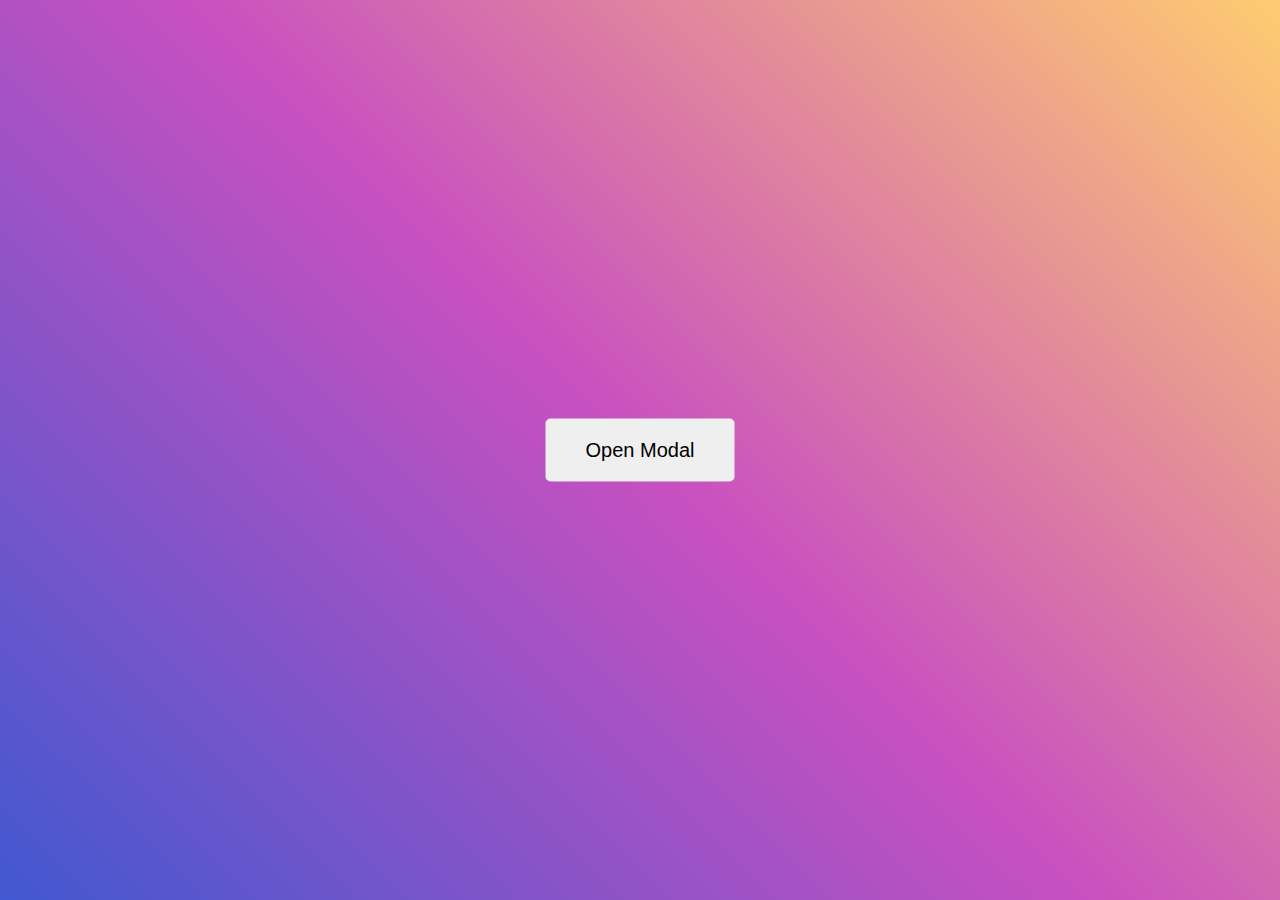
<file: Create Model/index.html>
<!DOCTYPE html>
<html lang="en">
<head>
  <meta charset="UTF-8">
  <meta http-equiv="X-UA-Compatible" content="IE=edge">
  <meta name="viewport" content="width=device-width, initial-scale=1.0">
  <title>Create Modal</title>
  <link href='https://unpkg.com/boxicons@2.1.1/css/boxicons.min.css' rel='stylesheet'>
  <link rel="stylesheet" href="style.css">
</head>
<body>
  
  <button class="modal-btn">Open Modal</button>

  <div class="modal hide">
    <div class="modal__inner">
      <div class="modal__header">
        <h3>Welcome to Modal</h3>
        <i class='bx bx-x'></i>
      </div>
      <div class="modal__body">
        <h3>Modal</h3>
        <p>Đây là phần body của modal</p>
      </div>
      <div class="modal__footer">
        <button>Close</button>
      </div>
    </div>
  </div>

  <script src="main.js"></script>
</body>
</html>
</file>
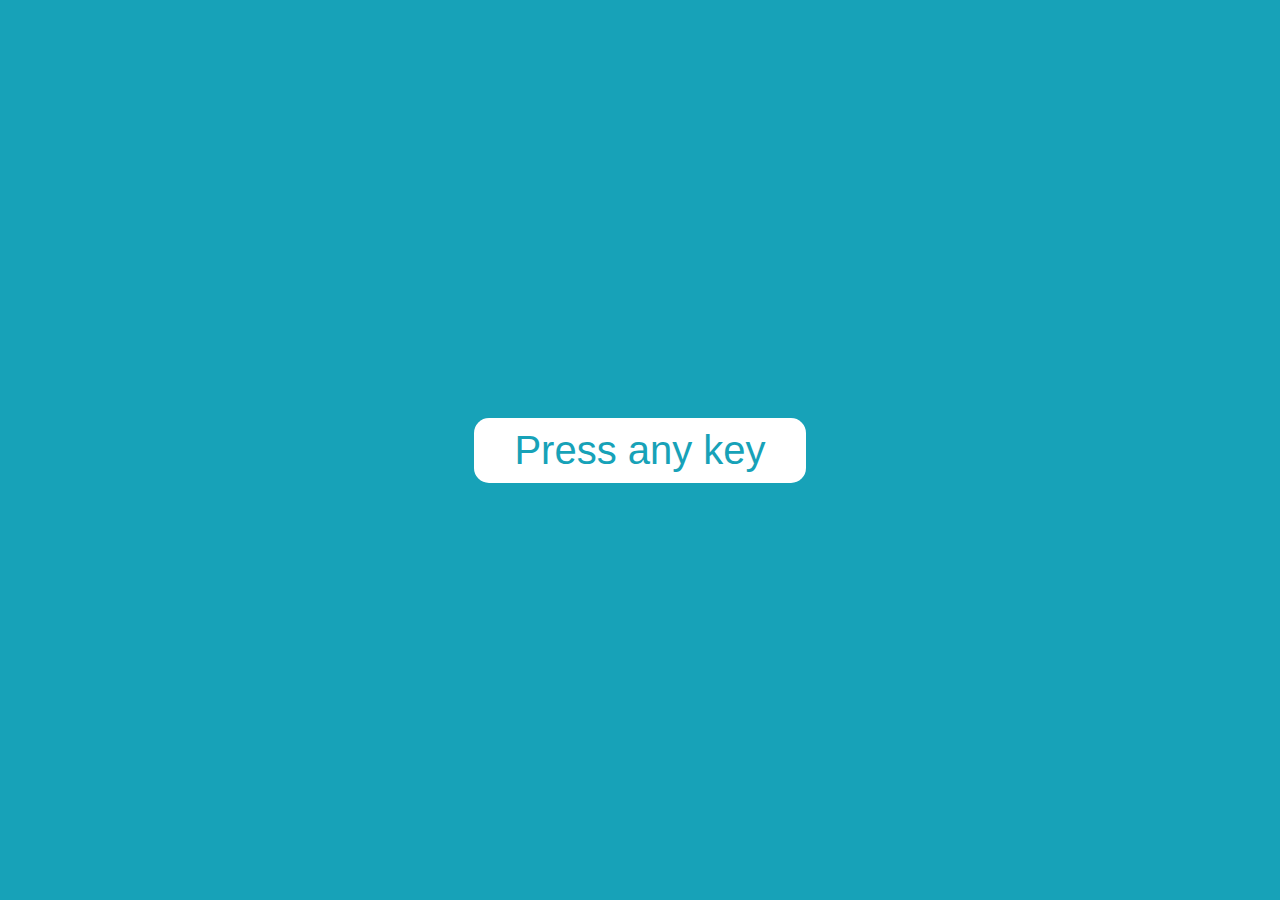
<file: Detect Pressed Key/index.html>
<!DOCTYPE html>
<html lang="en">
<head>
  <meta charset="UTF-8">
  <meta http-equiv="X-UA-Compatible" content="IE=edge">
  <meta name="viewport" content="width=device-width, initial-scale=1.0">
  <title>Detect Pressed Key</title>
  <link rel="stylesheet" href="style.css">
</head>
<body>
  <button class="alet">Press any key</button>
  <div class="box hide">
    <div class="result">40</div>
    <div class="detail">
      <div class="card key">
        <p>Key</p>
        <p></p>
      </div>

      <div class="card location">
        <p>Location</p>
        <p></p>
      </div>

      <div class="card which">
        <p>Which</p>
        <p></p>
      </div>

      <div class="card code">
        <p>Code</p>
        <p></p>
      </div>
    </div>
  </div>

  <script src="app.js"></script>
</body>
</html>
</file>
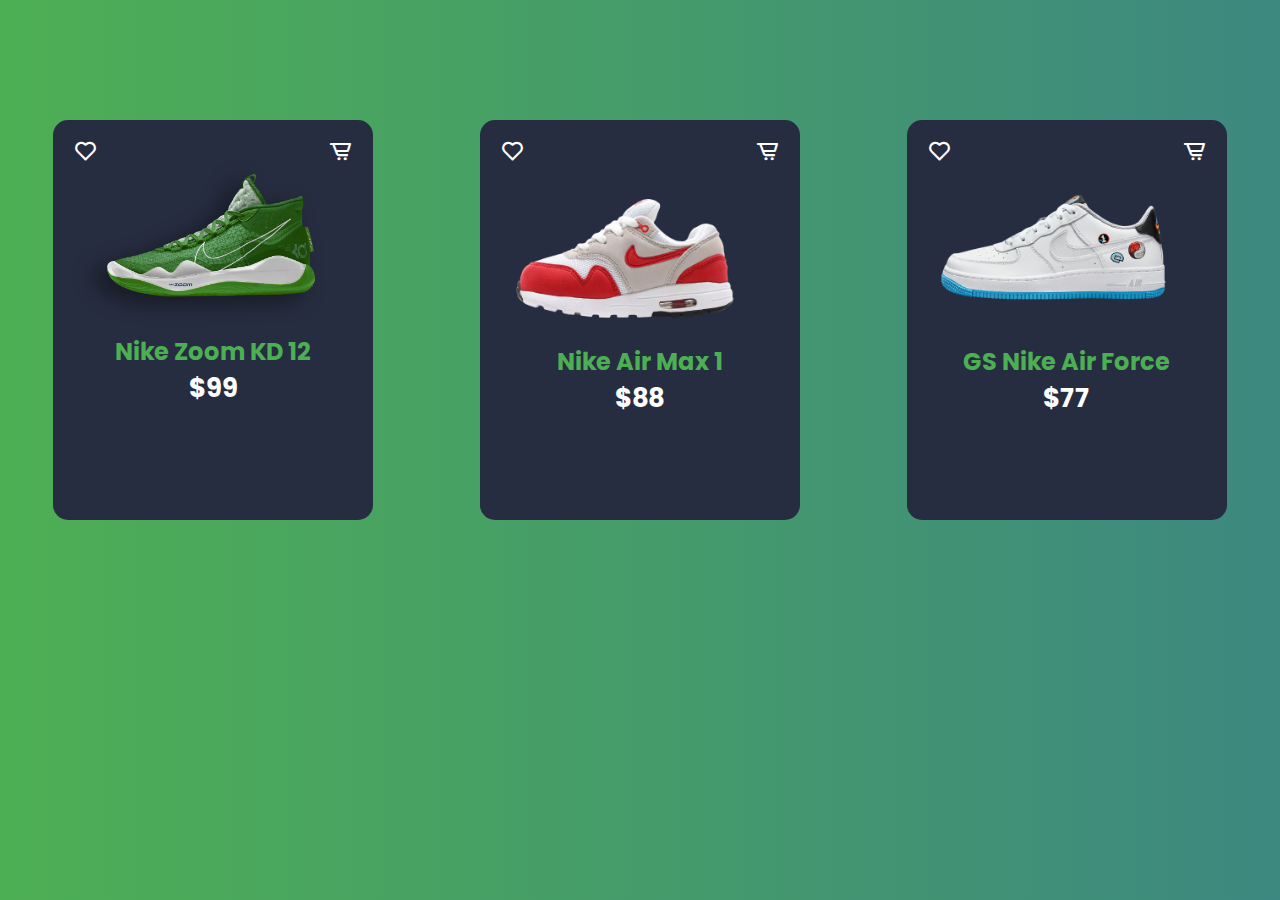
<file: Product Cart/index.html>
<!DOCTYPE html>
<html lang="en">
<head>
  <meta charset="UTF-8">
  <meta http-equiv="X-UA-Compatible" content="IE=edge">
  <meta name="viewport" content="width=device-width, initial-scale=1.0">
  <title>Product Cart</title>
  <link href='https://unpkg.com/boxicons@2.0.9/css/boxicons.min.css' rel='stylesheet'>
  <link rel="stylesheet" href="style.css">
</head>
<body>
  <div class="wapper">
    <div class="card">
      <span class="heart"><i class='bx bx-heart'></i></span>
      <span class="cart"><i class='bx bx-cart-alt' ></i></span>
      <div class="card__img">
        <img src="Nike Zoom KD 12.png" alt="">
      </div>
      <div class="card__title">
        Nike Zoom KD 12
      </div>
      <div class="card__price">
        $99
      </div>
      <div class="card__size">
        <h3>Size:</h3>
        <span>6</span>
        <span>7</span>
        <span>8</span>
        <span>9</span>
      </div>
      <div class="card__color">
        <h3>Color:</h3>
        <span class="card__color--green"></span>
        <span class="card__color--red"></span>
        <span class="card__color--black"></span>
      </div>
      <div class="card__action">
        <button>Buy now</button>
        <button>Add cart</button>
      </div>
    </div>

    <div class="card">
      <span class="heart"><i class='bx bx-heart'></i></span>
      <span class="cart"><i class='bx bx-cart-alt' ></i></span>
      <div class="card__img">
        <img src="Nike Air Max 1.jpg" alt="">
      </div>
      <div class="card__title">
        Nike Air Max 1
      </div>
      <div class="card__price">
        $88
      </div>
      <div class="card__size">
        <h3>Size:</h3>
        <span>6</span>
        <span>7</span>
        <span>8</span>
        <span>9</span>
      </div>
      <div class="card__color">
        <h3>Color:</h3>
        <span class="card__color--green"></span>
        <span class="card__color--red"></span>
        <span class="card__color--black"></span>
      </div>
      <div class="card__action">
        <button>Buy now</button>
        <button>Add cart</button>
      </div>
    </div>

    <div class="card">
      <span class="heart"><i class='bx bx-heart'></i></span>
      <span class="cart"><i class='bx bx-cart-alt' ></i></span>
      <div class="card__img">
        <img src="GS Nike Air Force.jpg" alt="">
      </div>
      <div class="card__title">
        GS Nike Air Force
      </div>
      <div class="card__price">
        $77
      </div>
      <div class="card__size">
        <h3>Size:</h3>
        <span>6</span>
        <span>7</span>
        <span>8</span>
        <span>9</span>
      </div>
      <div class="card__color">
        <h3>Color:</h3>
        <span class="card__color--green"></span>
        <span class="card__color--red"></span>
        <span class="card__color--black"></span>
      </div>
      <div class="card__action">
        <button>Buy now</button>
        <button>Add cart</button>
      </div>
    </div>
  </div>
</body>
</html>
</file>
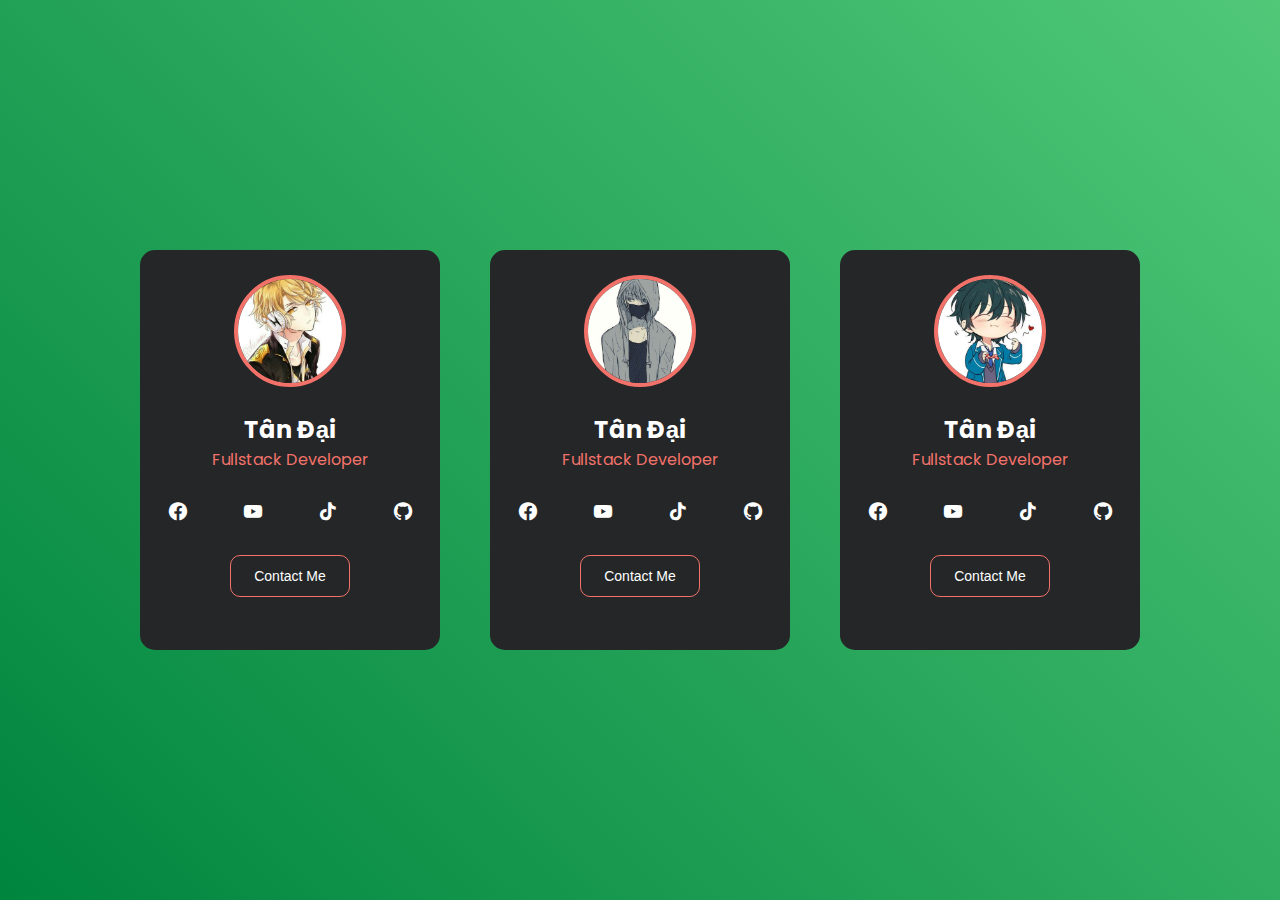
<file: Profile Card/index.html>
<!DOCTYPE html>
<html lang="en">
<head>
  <meta charset="UTF-8">
  <meta http-equiv="X-UA-Compatible" content="IE=edge">
  <meta name="viewport" content="width=device-width, initial-scale=1.0">
  <title>Profile Card</title>
  <link rel="stylesheet" href="style.css">
  <link href='https://unpkg.com/boxicons@2.1.1/css/boxicons.min.css' rel='stylesheet'>
</head>
<body>
  <div class="card">
    <div class="card__img">
      <img src="hinh1.jpg" alt="">
    </div>
    <h3>Tân Đại</h3>
    <p>Fullstack Developer</p>
    <div class="card__social">
      <a href="">
        <i class='bx bxl-facebook-circle'></i>
      </a>
      <a href="">
        <i class='bx bxl-youtube' ></i>
      </a>
      <a href="">
        <i class='bx bxl-tiktok' ></i>
      </a>
      <a href="">
        <i class='bx bxl-github' ></i>
      </a>
    </div>
    <button>Contact Me</button>
  </div>
  <!-- Profile Card -->
  <div class="card">
    <div class="card__img">
      <img src="hinh2.jpg" alt="">
    </div>
    <h3>Tân Đại</h3>
    <p>Fullstack Developer</p>
    <div class="card__social">
      <a href="">
        <i class='bx bxl-facebook-circle'></i>
      </a>
      <a href="">
        <i class='bx bxl-youtube' ></i>
      </a>
      <a href="">
        <i class='bx bxl-tiktok' ></i>
      </a>
      <a href="">
        <i class='bx bxl-github' ></i>
      </a>
    </div>
    <button>Contact Me</button>
  </div>
  <!-- Profile Card -->
  <div class="card">
    <div class="card__img">
      <img src="hinh3.jpg" alt="">
    </div>
    <h3>Tân Đại</h3>
    <p>Fullstack Developer</p>
    <div class="card__social">
      <a href="">
        <i class='bx bxl-facebook-circle'></i>
      </a>
      <a href="">
        <i class='bx bxl-youtube' ></i>
      </a>
      <a href="">
        <i class='bx bxl-tiktok' ></i>
      </a>
      <a href="">
        <i class='bx bxl-github' ></i>
      </a>
    </div>
    <button>Contact Me</button>
  </div>
  <!-- Profile Card -->
</body>
</html>
</file>
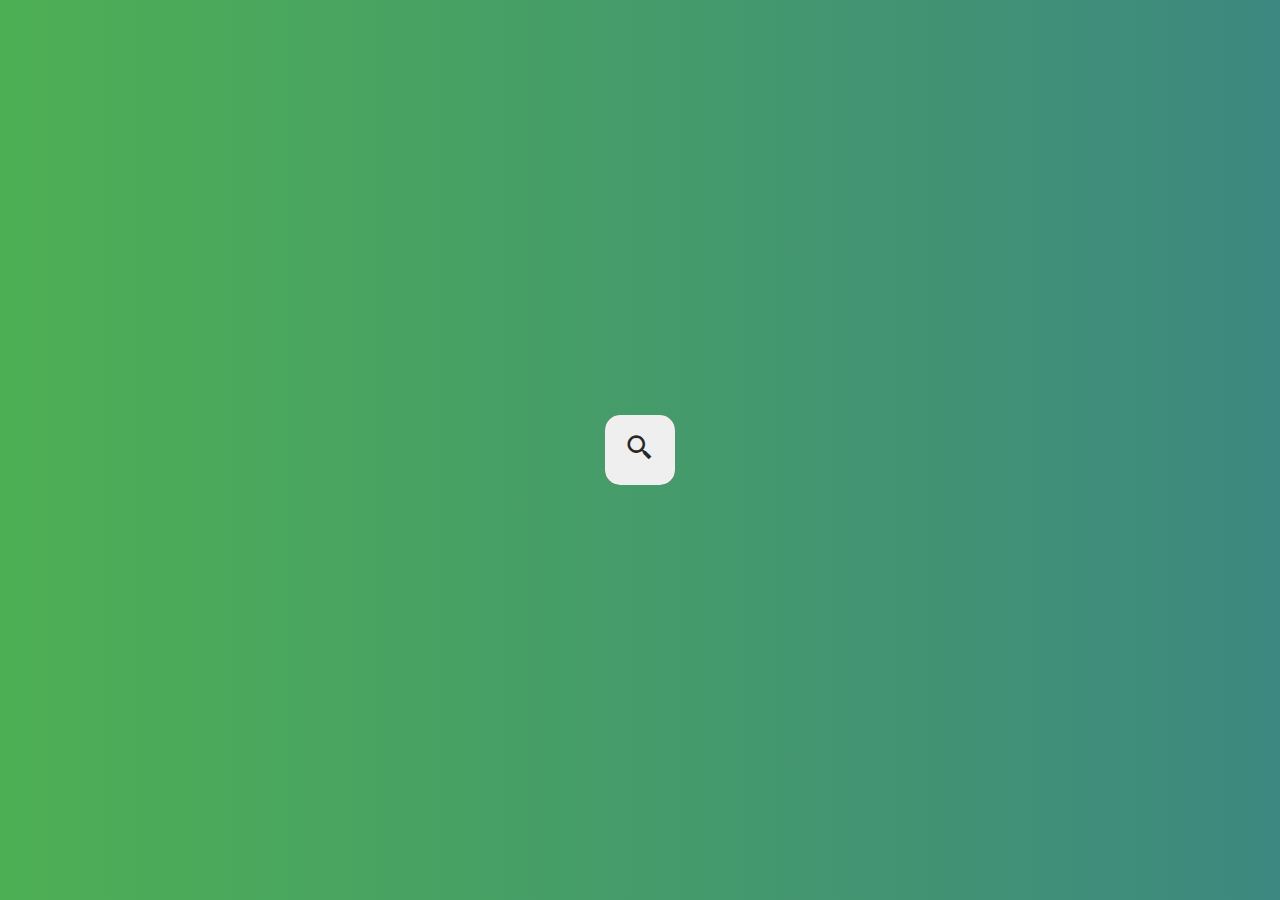
<file: Search Box/index.html>
<!DOCTYPE html>
<html lang="en">
<head>
  <meta charset="UTF-8">
  <meta http-equiv="X-UA-Compatible" content="IE=edge">
  <meta name="viewport" content="width=device-width, initial-scale=1.0">
  <title>Search Box</title>
  <link rel="stylesheet" href="style.css">
  <link href='https://unpkg.com/boxicons@2.1.1/css/boxicons.min.css' rel='stylesheet'>
</head>
<body>
  <div class="search-box">
    <input type="text" name="" id="" class="search-box__input">
    <button class="search-box__btn">
      <i class='bx bx-search-alt-2'></i>
    </button>
  </div>

  <script src="app.js"></script>
</body>
</html>
</file>
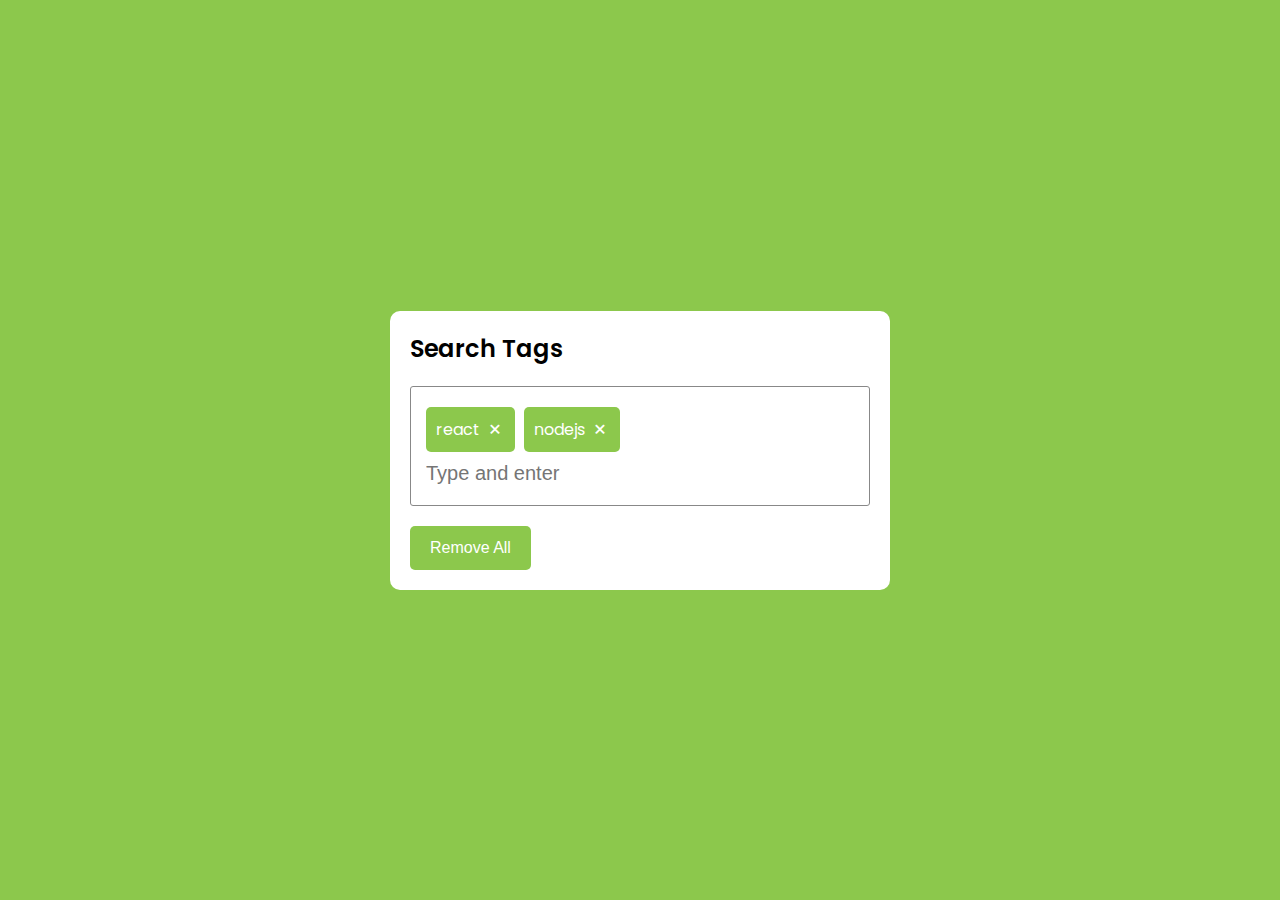
<file: Search Tags/index.html>
<!DOCTYPE html>
<html lang="en">
<head>
  <meta charset="UTF-8">
  <meta http-equiv="X-UA-Compatible" content="IE=edge">
  <meta name="viewport" content="width=device-width, initial-scale=1.0">
  <title>Search Tags</title>
  <link href='https://unpkg.com/boxicons@2.1.1/css/boxicons.min.css' rel='stylesheet'>
  <link rel="stylesheet" href="style.css">
</head>
<body>
  <div class="wrapper">
    <h2 class="title">Search Tags</h2>
    <div class="content">
      <ul class="root">
        
      </ul>
      <input type="text" placeholder="Type and enter" class="content__input">
    </div>
    <button class="remove-all-btn">Remove All</button>
  </div>


  <script src="app.js"></script>
</body>
</html>
</file>
<file: Create Model/style.css>
@import url("https://fonts.googleapis.com/css2?family=Poppins:ital,wght@0,100;0,200;0,300;0,400;0,500;0,600;1,100;1,200;1,300;1,400;1,500;1,600&display=swap");

:root {
  --primary-color: #e26e70;
}

* {
  margin: 0;
  padding: 0;
  box-sizing: border-box;
}

body {
  height: 100vh;
  background: linear-gradient(45deg,
      rgb(65, 88, 208) 0%,
      rgb(200, 80, 192) 50%,
      rgb(255, 204, 112) 100%);
}

.modal-btn {
  border: none;
  outline: none;
  cursor: pointer;
  padding: 20px 40px;
  font-size: 20px;
  border-radius: 5px;
  position: relative;
  top: 50%;
  left: 50%;
  transform: translate(-50%, -50%);
}

.modal {
  background: rgba(0, 0, 0, 0.6);
  position: fixed;
  top: 0;
  width: 100vw;
  height: 100vh;
}

.modal__inner {
  width: 450px;
  background: #fff;
  position: relative;
  top: 50%;
  left: 50%;
  transform: translate(-50%, -50%);
  border-radius: 6px;
  overflow: hidden;
  animation: modalShow 0.2s linear;
}

.modal__header {
  background: var(--primary-color);
  color: #fff;
  padding: 15px;
  display: flex;
  justify-content: space-between;
  align-items: center;
}

.modal__header i {
  font-size: 20px;
  cursor: pointer;
}

.modal__body {
  padding: 15px;
}

.modal__body h3 {
  color: var(--primary-color);
  font-size: 24px;
  margin-bottom: 10px;
}

.modal__footer {
  padding: 15px;
  text-align: right;
}

.modal__footer button {
  border: none;
  outline: none;
  cursor: pointer;
  padding: 10px 20px;
  border-radius: 5px;
  background: var(--primary-color);
  color: #fff;
}

.hide {
  display: none;
}

@keyframes modalShow {
  from {
    top: 20%;
    opacity: 0;
  }
  to {
    top: 50%;
    opacity: 1;
  }
}
</file>
<file: Detect Pressed Key/style.css>
@import url('https://fonts.googleapis.com/css2?family=Poppins:ital,wght@0,100;0,200;0,300;0,400;0,500;0,600;1,100;1,200;1,300;1,400;1,500;1,600&display=swap');

* {
  margin: 0;
  padding: 0;
  box-sizing: border-box;
}

body {
  height: 100vh;
  background: #17a2b8;
  color: #fff;
  font-family: 'Poppins', sans-serif;
  display: flex;
  justify-content: center;
  align-items: center;
}

.alet {
  padding: 10px 40px;
  font-size: 40px;
  color: #17a2b8;
  background: #fff;
  border-radius: 15px;
  outline: none;
  border: none;
  cursor: pointer;
}

.box {
  display: flex;
  justify-content: center;
  align-items: center;
  flex-direction: column;
}

.result {
  width: 250px;
  height: 250px;
  border: 7px solid #fff;
  border-radius: 50%;
  display: flex;
  justify-content: center;
  align-items: center;
  font-size: 70px;
  font-weight: 600;
  margin-bottom: 60px;
}

.detail {
  display: flex;
}

.card {
  width: 300px;
  background: #fff;
  border-radius: 10px;
  color: #272727;
  overflow: hidden;
  text-align: center;
  margin: 0 20px;
}

.card p {
  padding: 10px;
  font-size: 20px;
}

.card p:first-child {
  background-color: #78c0c9;
  color: #fff;
}

.hide {
  display: none;
}
</file>
<file: Product Cart/style.css>
@import url('https://fonts.googleapis.com/css2?family=Poppins:wght@400;500;600&display=swap');
:root {
  --primary-color: #4daf54;
}

* {
  margin: 0;
  padding: 0;
  box-sizing: border-box;
}

body {
  font-family: 'Poppins', sans-serif;
  background: linear-gradient(to right, #4daf54, #3d8880);
}

.wapper {
  display: flex;
}

.card {
  margin: 120px auto;
  width: 320px;
  height: 400px;
  background: #272d40;
  color: #fff;
  border-radius: 15px;
  padding: 40px 20px;;
  position: relative;
}

.card .heart,
.card .cart {
  position: absolute;
  top: 15px;
  left: 20px;
  font-size: 25px;
  cursor: pointer;
}

.card .cart {
  left: unset;
  right: 20px;
}

.card__img {
  width: 90%;
  transition: 0.5s;
}

.card__img img {
  width: 100%;
  height: 100%;
  object-fit: cover;
}

.card__title, .card__price {
  text-align: center;
}

.card__title {
  font-size: 24px;
  font-weight: bold;
  color: var(--primary-color);
  transition: 0.5s;
}

.card__price {
  font-size: 26px;
  font-weight: bold;
  transition: 0.5s;
}

.card__size, .card__color, .card__action {
  visibility: hidden;
  opacity: 0;
  transition: 0.5s;
}

.card__size, .card__color {
  display: flex;
  align-items: center;
  margin-bottom: 12px;
}

.card__size {
  margin-top: 120px;
}

.card__size h3, .card__color h3 {
  font-weight: bold;
  margin-right: 12px;
}

.card__size span {
  background: #dadada;
  padding: 2px 10px;
  margin: 0 5px;
  border-radius: 5px;
  color: #272d40;
  cursor: pointer;
}

.card__color--green, .card__color--red, .card__color--black {
  margin: 0 5px;
  cursor: pointer;
}

.card__color--green {
  width: 20px;
  height: 20px;
  background: green;
  border-radius: 50%;
}

.card__color--red {
  width: 20px;
  height: 20px;
  background: red;
  border-radius: 50%;
}

.card__color--black {
  width: 20px;
  height: 20px;
  background: black;
  border-radius: 50%;
}

.card__action button {
  background: var(--primary-color);
  border: none;
  outline: none;
  color: #fff;
  padding: 10px 20px;
  border-radius: 5px;
  margin-right: 7px;
  cursor: pointer;
}

.card:hover .card__img {
  transform: translateY(-90px) rotate(-20deg);
}

.card:hover .card__title {
  transform: translate(-40px, -72px);
}

.card:hover .card__price {
  transform: translate(-112px, -72px);
}

.card:hover .card__size,
.card:hover .card__color,
.card:hover .card__action {
  transition-delay: 0.2s;
  opacity: 1;
  visibility: visible;
}

.card:hover .card__size {
  margin-top: -25px;
}
</file>
<file: Profile Card/style.css>
@import url('https://fonts.googleapis.com/css2?family=Poppins:ital,wght@0,100;0,200;0,300;0,400;0,500;0,600;1,100;1,200;1,300;1,400;1,500;1,600&display=swap');

:root {
  --primary-color: #f2726a;
}

* {
  margin: 0;
  padding: 0;
  box-sizing: border-box;
}

body {
  height: 100vh;
  background: linear-gradient(45deg, #00853e, #50c878);
  display: flex;
  justify-content: center;
  align-items: center;
  font-family: 'Poppins', sans-serif;
}

.card {
  width: 300px;
  height: 400px;
  background-color: #242628;
  border-radius: 15px;
  text-align: center;
  overflow: hidden;
  margin: 0 25px;
}

.card__img {
  width: 112px;
  height: 112px;
  border-radius: 50%;
  border: 4px solid var(--primary-color);
  overflow: hidden;
  margin: 25px auto;
  transition: 0.5s ease-in all;
}

.card__img img {
  width: 100%;
  height: 100%;
  object-fit: cover;
  object-position: cover;
}

.card h3 {
  font-size: 24px;
  font-weight: bold;
  color: #fff;
}

.card p {
  font-size: 16px;
  color: var(--primary-color);
}

.card__social {
  display: flex;
  justify-content: space-around;
}

.card__social a {
  display: block;
  text-decoration: none;
  color: #fff;
  margin: 25px 20px;
  font-size: 22px;
}

.card__social a:hover {
  color: var(--primary-color);
}

.card button {
  width: 120px;
  height: 42px;
  font-size: 14px;
  outline: none;
  border: 1px solid var(--primary-color);
  color: #fff;
  background-color: transparent;
  border-radius: 10px;
}

.card button:hover {
  background-color: var(--primary-color);
  border: 1px solid #fff;
}

.card__img:hover{
  width: 100%;
  height: 100%;
  border-radius: unset;
  border: none;
  margin-top: 0;
}
</file>
<file: Search Box/style.css>
@import url('https://fonts.googleapis.com/css2?family=Poppins:ital,wght@0,100;0,200;0,300;0,400;0,500;0,600;1,100;1,200;1,300;1,400;1,500;1,600&display=swap');

*{
  margin: 0;
  padding: 0;
  box-sizing: border-box;
}

body {
  background: linear-gradient(to right, #4daf54, #3d8880);
  height: 100vh;
  display: flex;
  justify-content: center;
  align-items: center;
}

.search-box {
  width: 70px;
  height: 70px;
  background: #272727;
  border-radius: 15px;
  overflow: hidden;
  position: relative;
  transition: 0.5s all ease-in;
}

.search-box__input {
  width: 100%;
  height: 100%;
  background: transparent;
  outline: none;
  border: none;
  color: #fff;
  padding: 20px 100px 20px 20px;
  font-size: 25px;
}

.search-box__btn {
  position: absolute;
  top: 0;
  right: 0;
  width: 70px;
  height: 70px;
  border: none;
  outline: none;
  font-size: 30px;
  color: #272727;
  cursor: pointer;
}
</file>
<file: Search Tags/style.css>
@import url('https://fonts.googleapis.com/css2?family=Poppins:ital,wght@0,100;0,200;0,300;0,400;0,500;0,600;1,100;1,200;1,300;1,400;1,500;1,600&display=swap');

* {
  margin: 0;
  padding: 0;
  box-sizing: border-box;
}

body {
  font-family: 'Poppins', sans-serif;
  height: 100vh;
  background: #8cc84c;
  display: flex;
  justify-content: center;
  align-items: center;
}

.wrapper {
  width: 500px;
  background: #fff;
  border-radius: 10px;
  padding: 20px;
}

.title {
  font-style: 22px;
  font-weight: 600;
}

.content {
  margin: 20px 0;
  border: 1px solid #888;
  border-radius: 3px;
  display: flex;
  flex-wrap: wrap;
  align-items: center;
  padding: 20px 15px;
}

.root {
  padding-left: 0;
}

.root li{
  list-style: none;
  background: #8cc84c;
  display: inline-flex;
  align-items: center;
  padding: 10px;
  border-radius: 5px;
  color: #fff;
  margin: 0 5px 10px 0;
}

.content__input {
  border: none;
  outline: none;
  font-size: 20px;
  flex: 1;
  /* margin-top: 15px; */
}

.delete {
  cursor: pointer;
  font-size: 20px;
  margin-left: 5px;
}

.remove-all-btn {
  padding: 13px 20px;
  outline: none;
  border: none;
  background: #8cc84c;
  border-radius: 5px;
  color: #fff;
  font-size: 16px;
  cursor: pointer;
}
</file>
